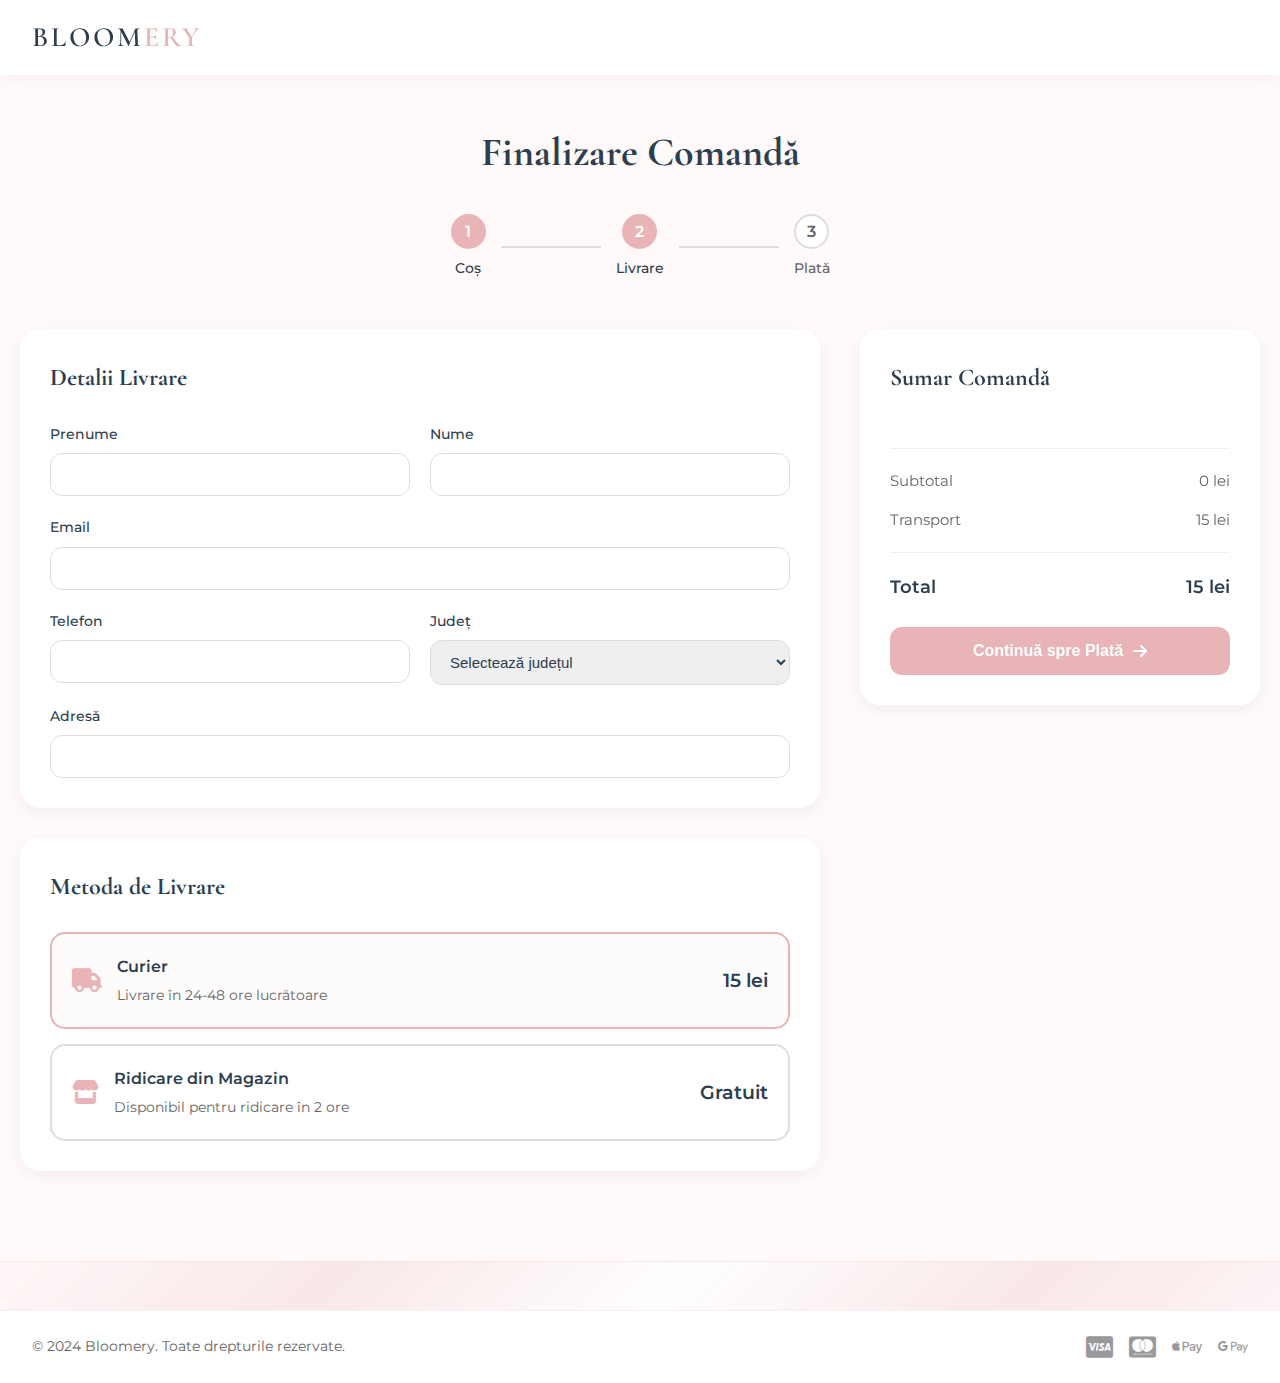
<file: checkout.html>
<!DOCTYPE html>
<html lang="ro">
<head>
    <meta charset="UTF-8">
    <meta name="viewport" content="width=device-width, initial-scale=1.0">
    <title>Finalizare Comandă | Bloomery</title>
    <!-- CSS Files -->
    <link rel="stylesheet" href="./css/style.css">
    <link rel="stylesheet" href="./css/responsive.css">
    <link rel="stylesheet" href="./css/checkout.css">
    <!-- Font Awesome -->
    <link rel="stylesheet" href="https://cdnjs.cloudflare.com/ajax/libs/font-awesome/6.0.0/css/all.min.css">
    <!-- Google Fonts -->
    <link rel="preconnect" href="https://fonts.googleapis.com">
    <link rel="preconnect" href="https://fonts.gstatic.com" crossorigin>
    <link href="https://fonts.googleapis.com/css2?family=Cormorant+Garamond:wght@400;500;600;700&family=Montserrat:wght@300;400;500;600;700&display=swap" rel="stylesheet">
</head>
<body>
    <header class="header">
        <div class="main-header">
            <div class="container">
                <div class="logo">
                    <a href="./index.html">
                        <i class="fas fa-flower"></i>
                        <span class="logo-text">BLOOM<span class="accent">ERY</span></span>
                    </a>
                </div>
            </div>
        </div>
    </header>

    <main class="checkout-page">
        <div class="container">
            <div class="checkout-header">
                <h1>Finalizare Comandă</h1>
                <div class="checkout-steps">
                    <div class="step active">
                        <span class="step-number">1</span>
                        <span class="step-text">Coș</span>
                    </div>
                    <div class="step-line"></div>
                    <div class="step active">
                        <span class="step-number">2</span>
                        <span class="step-text">Livrare</span>
                    </div>
                    <div class="step-line"></div>
                    <div class="step">
                        <span class="step-number">3</span>
                        <span class="step-text">Plată</span>
                    </div>
                </div>
            </div>

            <div class="checkout-grid">
                <div class="checkout-form-section">
                    <form id="checkoutForm">
                        <div class="form-section">
                            <h2>Detalii Livrare</h2>
                            <div class="form-grid">
                                <div class="form-group">
                                    <label for="firstName">Prenume</label>
                                    <input type="text" id="firstName" name="firstName" required>
                                </div>
                                <div class="form-group">
                                    <label for="lastName">Nume</label>
                                    <input type="text" id="lastName" name="lastName" required>
                                </div>
                                <div class="form-group full-width">
                                    <label for="email">Email</label>
                                    <input type="email" id="email" name="email" required>
                                </div>
                                <div class="form-group">
                                    <label for="phone">Telefon</label>
                                    <input type="tel" id="phone" name="phone" required>
                                </div>
                                <div class="form-group">
                                    <label for="county">Județ</label>
                                    <select id="county" name="county" required>
                                        <option value="">Selectează județul</option>
                                        <option value="bucuresti">București</option>
                                        <option value="cluj">Cluj</option>
                                        <option value="iasi">Iași</option>
                                    </select>
                                </div>
                                <div class="form-group full-width">
                                    <label for="address">Adresă</label>
                                    <input type="text" id="address" name="address" required>
                                </div>
                            </div>
                        </div>

                        <div class="form-section">
                            <h2>Metoda de Livrare</h2>
                            <div class="delivery-options">
                                <label class="delivery-option">
                                    <input type="radio" name="delivery" value="courier" checked>
                                    <div class="option-content">
                                        <div class="option-header">
                                            <i class="fas fa-truck"></i>
                                            <div class="option-text">
                                                <h3>Curier</h3>
                                                <p>Livrare în 24-48 ore lucrătoare</p>
                                            </div>
                                        </div>
                                        <span class="price">15 lei</span>
                                    </div>
                                </label>
                                <label class="delivery-option">
                                    <input type="radio" name="delivery" value="pickup">
                                    <div class="option-content">
                                        <div class="option-header">
                                            <i class="fas fa-store"></i>
                                            <div class="option-text">
                                                <h3>Ridicare din Magazin</h3>
                                                <p>Disponibil pentru ridicare în 2 ore</p>
                                            </div>
                                        </div>
                                        <span class="price">Gratuit</span>
                                    </div>
                                </label>
                            </div>
                        </div>
                    </form>
                </div>

                <div class="order-summary">
                    <div class="summary-card">
                        <h2>Sumar Comandă</h2>
                        <div class="cart-items">
                            <!-- Cart items will be dynamically added here -->
                        </div>
                        <div class="summary-totals">
                            <div class="summary-row">
                                <span>Subtotal</span>
                                <span class="subtotal">0 lei</span>
                            </div>
                            <div class="summary-row">
                                <span>Transport</span>
                                <span class="shipping">15 lei</span>
                            </div>
                            <div class="summary-row total">
                                <span>Total</span>
                                <span class="total-amount">0 lei</span>
                            </div>
                        </div>
                        <button type="submit" class="checkout-btn">
                            Continuă spre Plată
                            <i class="fas fa-arrow-right"></i>
                        </button>
                    </div>
                </div>
            </div>
        </div>
    </main>

    <footer class="footer">
        <div class="footer-bottom">
            <div class="footer-bottom-content">
                <p>&copy; 2024 Bloomery. Toate drepturile rezervate.</p>
                <div class="payment-methods">
                    <i class="fab fa-cc-visa"></i>
                    <i class="fab fa-cc-mastercard"></i>
                    <i class="fab fa-apple-pay"></i>
                    <i class="fab fa-google-pay"></i>
                </div>
            </div>
        </div>
    </footer>

    <script src="./js/checkout.js"></script>
</body>
</html>
</file>
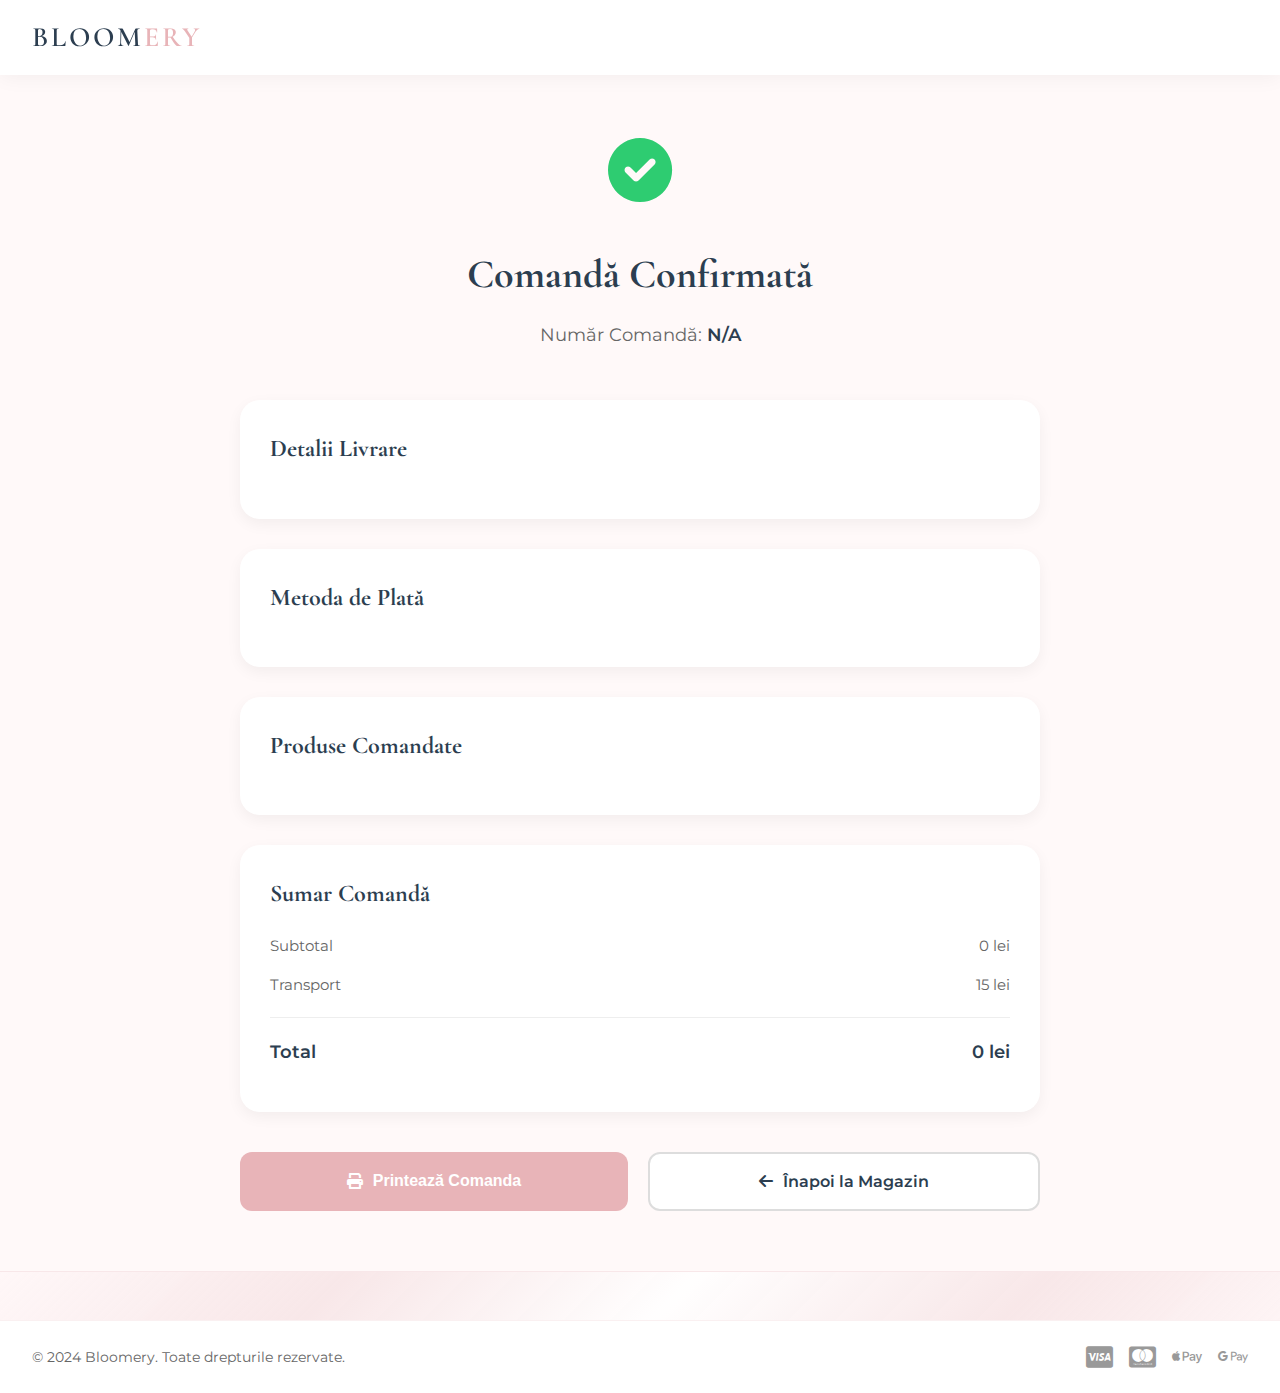
<file: order-confirmation.html>
<!DOCTYPE html>
<html lang="ro">
<head>
    <meta charset="UTF-8">
    <meta name="viewport" content="width=device-width, initial-scale=1.0">
    <title>Confirmare Comandă | Bloomery</title>
    <!-- CSS Files -->
    <link rel="stylesheet" href="./css/style.css">
    <link rel="stylesheet" href="./css/responsive.css">
    <link rel="stylesheet" href="./css/checkout.css">
    <link rel="stylesheet" href="./css/order-confirmation.css">
    <!-- Font Awesome -->
    <link rel="stylesheet" href="https://cdnjs.cloudflare.com/ajax/libs/font-awesome/6.0.0/css/all.min.css">
    <!-- Google Fonts -->
    <link rel="preconnect" href="https://fonts.googleapis.com">
    <link rel="preconnect" href="https://fonts.gstatic.com" crossorigin>
    <link href="https://fonts.googleapis.com/css2?family=Cormorant+Garamond:wght@400;500;600;700&family=Montserrat:wght@300;400;500;600;700&display=swap" rel="stylesheet">
</head>
<body>
    <header class="header">
        <div class="main-header">
            <div class="container">
                <div class="logo">
                    <a href="./index.html">
                        <i class="fas fa-flower"></i>
                        <span class="logo-text">BLOOM<span class="accent">ERY</span></span>
                    </a>
                </div>
            </div>
        </div>
    </header>

    <main class="confirmation-page">
        <div class="container">
            <div class="confirmation-header">
                <div class="success-icon">
                    <i class="fas fa-check-circle"></i>
                </div>
                <h1>Comandă Confirmată</h1>
                <p class="order-number">Număr Comandă: <span id="orderNumber">ORD-2024-001</span></p>
            </div>

            <div class="confirmation-content">
                <div class="order-details">
                    <div class="detail-section">
                        <h2>Detalii Livrare</h2>
                        <div class="detail-content" id="deliveryDetails">
                            <!-- Will be filled by JavaScript -->
                        </div>
                    </div>

                    <div class="detail-section">
                        <h2>Metoda de Plată</h2>
                        <div class="detail-content" id="paymentDetails">
                            <!-- Will be filled by JavaScript -->
                        </div>
                    </div>

                    <div class="detail-section">
                        <h2>Produse Comandate</h2>
                        <div class="ordered-items" id="orderedItems">
                            <!-- Will be filled by JavaScript -->
                        </div>
                    </div>

                    <div class="detail-section">
                        <h2>Sumar Comandă</h2>
                        <div class="order-summary">
                            <div class="summary-row">
                                <span>Subtotal</span>
                                <span class="subtotal">0 lei</span>
                            </div>
                            <div class="summary-row">
                                <span>Transport</span>
                                <span class="shipping">15 lei</span>
                            </div>
                            <div class="summary-row total">
                                <span>Total</span>
                                <span class="total-amount">0 lei</span>
                            </div>
                        </div>
                    </div>
                </div>

                <div class="confirmation-actions">
                    <button class="print-order">
                        <i class="fas fa-print"></i>
                        Printează Comanda
                    </button>
                    <a href="./index.html" class="continue-shopping">
                        <i class="fas fa-arrow-left"></i>
                        Înapoi la Magazin
                    </a>
                </div>
            </div>
        </div>
    </main>

    <footer class="footer">
        <div class="footer-bottom">
            <div class="footer-bottom-content">
                <p>&copy; 2024 Bloomery. Toate drepturile rezervate.</p>
                <div class="payment-methods">
                    <i class="fab fa-cc-visa"></i>
                    <i class="fab fa-cc-mastercard"></i>
                    <i class="fab fa-apple-pay"></i>
                    <i class="fab fa-google-pay"></i>
                </div>
            </div>
        </div>
    </footer>

    <script src="./js/order-confirmation.js"></script>
</body>
</html>
</file>
<file: css/style.css>
:root {
    --color-primary: #E8B4B8;
    --color-primary-dark: #D49FA3;
    --color-secondary: #6B8E4E;
    --color-accent: #F4D03F;
    --color-text: #2C3E50;
    --color-text-light: #7F8C8D;
    --color-background: #FFF9F9;
    --font-heading: 'Cormorant Garamond', serif;
    --font-body: 'Montserrat', sans-serif;
    --color-primary-rgb: 232, 180, 184;  /* RGB values for #E8B4B8 */
    --color-secondary-rgb: 107, 142, 78; /* RGB values for #6B8E4E */
}

/* Reset and Base Styles */
html {
    height: 100%;
    scroll-behavior: auto !important;
}

body {
    min-height: 100%;
    overflow-x: hidden;
    font-family: var(--font-body);
    line-height: 1.6;
    color: var(--color-text);
    background-color: var(--color-background);
}

html.lenis {
    height: auto;
}

.lenis.lenis-smooth {
    scroll-behavior: auto;
}

.lenis.lenis-smooth [data-lenis-prevent] {
    overscroll-behavior: contain;
}

.lenis.lenis-stopped {
    overflow: hidden;
}

.lenis.lenis-scrolling iframe {
    pointer-events: none;
}

* {
    margin: 0;
    padding: 0;
    box-sizing: border-box;
}

/* Header Styles */
.main-header {
    padding: 15px 0;
    background-color: rgba(255, 255, 255, 0.98);
    box-shadow: 0 2px 20px rgba(0, 0, 0, 0.05);
    position: fixed;
    width: 100%;
    top: 0;
    z-index: 1000;
    transition: all 0.3s ease;
}

.main-header .container {
    max-width: 1400px;
    margin: 0 auto;
    padding: 0 20px;
    display: flex;
    justify-content: space-between;
    align-items: center;
}

.logo a {
    text-decoration: none;
    display: flex;
    align-items: center;
    gap: 12px;
}

.logo-text {
    font-family: var(--font-heading);
    font-size: 28px;
    font-weight: 600;
    color: var(--color-text);
    letter-spacing: 3px;
}

.logo .accent {
    color: var(--color-primary);
}

.logo i {
    color: var(--color-primary);
    font-size: 24px;
}

.main-nav ul {
    display: flex;
    list-style: none;
    gap: 45px;
}

.main-nav a {
    text-decoration: none;
    color: var(--color-text);
    font-size: 14px;
    font-weight: 500;
    text-transform: uppercase;
    letter-spacing: 1px;
    display: flex;
    align-items: center;
    gap: 8px;
    padding: 8px 0;
    position: relative;
    transition: all 0.3s ease;
}

.main-nav a i {
    color: var(--color-primary);
    font-size: 16px;
    transition: transform 0.3s ease;
}

.main-nav a:hover i {
    transform: translateY(-2px);
}

.main-nav a::after {
    content: '';
    position: absolute;
    bottom: 0;
    left: 0;
    width: 0;
    height: 2px;
    background-color: var(--color-primary);
    transition: width 0.3s ease;
}

.main-nav a:hover {
    color: var(--color-primary);
}

.main-nav a:hover::after {
    width: 100%;
}

.header-actions {
    display: flex;
    align-items: center;
    gap: 25px;
}

.action-icon {
    color: var(--color-text);
    text-decoration: none;
    font-size: 18px;
    position: relative;
    transition: all 0.3s ease;
    padding: 8px;
}

.action-icon:hover {
    color: var(--color-primary);
}

.cart-wrapper {
    position: relative;
}

.cart-count {
    position: absolute;
    top: -5px;
    right: -5px;
    background-color: var(--color-secondary);
    color: white;
    font-size: 11px;
    font-weight: 600;
    height: 20px;
    width: 20px;
    display: flex;
    align-items: center;
    justify-content: center;
    border-radius: 50%;
    transition: transform 0.3s ease;
}

/* Hero Section */
.hero {
    position: relative;
    overflow: hidden;
    will-change: transform;
    height: 100vh;
    display: flex;
    align-items: center;
    justify-content: flex-start;
    padding: 2rem;
    margin-top: 70px;
}

.hero-background {
    position: absolute;
    top: 0;
    left: 0;
    width: 100%;
    height: 100%;
    z-index: 1;
    will-change: transform;
    background-size: cover;
    background-position: center;
}

.mobile-background {
    display: none; /* Hidden by default on desktop */
}

.hero::before {
    content: '';
    position: absolute;
    top: 0;
    left: 0;
    width: 50%;
    height: 100%;
    background: linear-gradient(to right, 
        rgba(0, 0, 0, 0.8) 0%,
        rgba(0, 0, 0, 0.6) 60%,
        transparent 100%
    );
    z-index: 2;
}

.hero-content {
    position: relative;
    z-index: 2;
    will-change: transform;
    max-width: 600px;
    margin-left: 10%;
    padding: 60px;
    color: var(--color-white);
}

.hero-subtitle {
    font-family: var(--font-body);
    font-size: 18px;
    text-transform: uppercase;
    letter-spacing: 3px;
    color: var(--color-primary);
    display: block;
    margin-bottom: 20px;
    text-shadow: 2px 2px 4px rgba(0, 0, 0, 0.5),
                 -1px -1px 0 rgba(0, 0, 0, 0.4),
                 1px -1px 0 rgba(0, 0, 0, 0.4),
                 -1px 1px 0 rgba(0, 0, 0, 0.4),
                 1px 1px 0 rgba(0, 0, 0, 0.4),
                 0 0 15px rgba(0, 0, 0, 0.3),
                 0 0 30px rgba(0, 0, 0, 0.2);
}

@media (max-width: 768px) {
    .hero-subtitle {
        font-size: 16px;
        color: var(--color-primary);
        text-shadow: 2px 2px 4px rgba(0, 0, 0, 0.5),
                    -1px -1px 0 rgba(0, 0, 0, 0.4),
                    1px -1px 0 rgba(0, 0, 0, 0.4),
                    -1px 1px 0 rgba(0, 0, 0, 0.4),
                    1px 1px 0 rgba(0, 0, 0, 0.4),
                    0 0 15px rgba(0, 0, 0, 0.3),
                    0 0 30px rgba(0, 0, 0, 0.2);
    }
}

@media (max-width: 480px) {
    .hero-subtitle {
        font-size: 14px;
        color: var(--color-primary);
        text-shadow: 2px 2px 4px rgba(0, 0, 0, 0.5),
                    -1px -1px 0 rgba(0, 0, 0, 0.4),
                    1px -1px 0 rgba(0, 0, 0, 0.4),
                    -1px 1px 0 rgba(0, 0, 0, 0.4),
                    1px 1px 0 rgba(0, 0, 0, 0.4),
                    0 0 15px rgba(0, 0, 0, 0.3),
                    0 0 30px rgba(0, 0, 0, 0.2);
    }
}

.hero h1 {
    font-family: var(--font-heading);
    font-size: 56px;
    font-weight: 700;
    line-height: 1.2;
    margin-bottom: 24px;
    color: white;
}

.hero p {
    font-size: 18px;
    margin-bottom: 40px;
    color: rgba(255, 255, 255, 0.9);
    line-height: 1.8;
}

.hero-buttons {
    display: flex;
    gap: 16px;
    margin-top: 40px;
}

.cta-button {
    display: inline-flex;
    align-items: center;
    justify-content: center;
    padding: 14px 28px;
    font-size: 13px;
    font-weight: 500;
    text-transform: uppercase;
    letter-spacing: 1.5px;
    text-decoration: none;
    border-radius: 30px;
    transition: all 0.4s cubic-bezier(0.165, 0.84, 0.44, 1);
    position: relative;
    overflow: hidden;
}

.cta-button::after {
    content: '';
    position: absolute;
    top: 0;
    left: 0;
    width: 100%;
    height: 100%;
    background: linear-gradient(120deg, rgba(255,255,255,0) 30%, rgba(255,255,255,0.3), rgba(255,255,255,0) 70%);
    transform: translateX(-100%);
    transition: all 0.6s cubic-bezier(0.165, 0.84, 0.44, 1);
}

.cta-button:hover::after {
    transform: translateX(100%);
}

.cta-button.primary {
    background-color: var(--color-primary);
    color: white;
    border: none;
    box-shadow: 0 4px 12px rgba(232, 180, 184, 0.3);
}

.cta-button.secondary {
    background-color: transparent;
    color: white;
    border: 1.5px solid rgba(255, 255, 255, 0.8);
    backdrop-filter: blur(5px);
}

.cta-button:hover {
    transform: translateY(-2px);
}

.cta-button.primary:hover {
    background-color: var(--color-primary-dark);
    box-shadow: 0 6px 15px rgba(232, 180, 184, 0.5);
}

.cta-button.secondary:hover {
    background-color: rgba(255, 255, 255, 0.1);
    border-color: white;
    box-shadow: 0 6px 15px rgba(255, 255, 255, 0.15);
}

.cta-button.primary::before {
    content: '✨';
    margin-right: 8px;
    font-size: 14px;
}

.cta-button.secondary::before {
    content: '🎨';
    margin-right: 8px;
    font-size: 14px;
}

/* Featured Products Section */
.featured-products {
    position: relative;
    padding: 60px 0;
    padding-bottom: 0px;
    overflow: hidden;
    background: linear-gradient(rgba(255, 255, 255, 0.95), rgba(255, 255, 255, 0.95)), url('../product-image/bg.jpeg');
}

.featured-products .container {
    position: relative;
    z-index: 2;
    max-width: 1400px;
    margin: 0 auto;
    padding: 0 10px;
}

.section-header {
    text-align: center;
    margin-bottom: 80px;
    max-width: 800px;
    margin-left: auto;
    margin-right: auto;
}

.section-accent {
    font-family: var(--font-body);
    font-size: 1rem;
    color: var(--color-primary);
    text-transform: uppercase;
    letter-spacing: 3px;
    display: block;
    margin-bottom: 1rem;
}

.section-title {
    font-family: var(--font-heading);
    font-size: 3.5rem;
    font-weight: 600;
    color: var(--color-text);
    margin-bottom: 1rem;
    position: relative;
    display: inline-block;
}

.section-title::after {
    content: '';
    position: absolute;
    bottom: -10px;
    left: 50%;
    transform: translateX(-50%);
    width: 60px;
    height: 2px;
    background: var(--color-primary);
}

.section-subtitle {
    font-family: var(--font-body);
    font-size: 1.2rem;
    color: var(--color-text-light);
    max-width: 600px;
    margin: 1.5rem auto 0;
    line-height: 1.8;
}

.flower-description {
    margin-top: 2.5rem;
    padding: 0 2rem;
}

.flower-description p {
    font-family: var(--font-body);
    font-size: 1.1rem;
    color: var(--color-text);
    line-height: 1.8;
    margin-bottom: 2rem;
}

.flower-quote {
    position: relative;
    padding: 2rem 0;
}

.flower-quote::before,
.flower-quote::after {
    content: '';
    position: absolute;
    width: 100px;
    height: 2px;
    background: linear-gradient(to right, transparent, var(--color-primary), transparent);
    left: 50%;
    transform: translateX(-50%);
}

.flower-quote::before {
    top: 0;
}

.flower-quote::after {
    bottom: 0;
}

.flower-quote span {
    font-family: var(--font-heading);
    font-size: 1.4rem;
    font-style: italic;
    color: var(--color-primary);
    line-height: 1.6;
    display: block;
    max-width: 500px;
    margin: 0 auto;
}

/* Products Grid Styles */
.product-grid {
    display: grid;
    grid-template-columns: repeat(auto-fit, minmax(250px, 1fr));
    gap: 1rem;
    padding: 1rem;
}

.product-card {
    position: relative;
    background: white;
    border-radius: 26px;
    overflow: hidden;
    box-shadow: 0 4px 15px rgba(0, 0, 0, 0.1);
    border: 2px dotted rgba(255, 151, 151, 0.64);
}

.product-link {
    display: block;
    text-decoration: none;
    color: inherit;
    cursor: pointer;
}

.product-image {
    position: relative;
    width: 100%;
    padding-bottom: 100%;
    overflow: hidden;
}

.product-image img {
    position: absolute;
    top: 0;
    left: 0;
    width: 100%;
    height: 100%;
    object-fit: cover;
}

.product-info {
    padding: 20px;
    padding-bottom: 80px; /* Space for the button */
}

.add-to-cart {
    position: absolute;
    bottom: 20px;
    right: 20px;
    display: inline-flex;
    align-items: center;
    gap: 8px;
    background: var(--color-primary);
    color: white;
    border: none;
    padding: 10px 20px;
    border-radius: 25px;
    cursor: pointer;
    font-size: 14px;
    z-index: 2;
}

.add-to-cart i {
    font-size: 16px;
}

.product-title {
    font-family: var(--font-heading);
    font-size: 1.25rem;
    margin-bottom: 8px;
    color: var(--color-text);
}

.product-price {
    font-weight: 600;
    color: var(--color-primary);
    font-size: 1.1rem;
    margin-bottom: 15px;
}

.product-description {
    font-size: 1.1em;
    color: var(--color-text);
    margin-bottom: 15px;
    font-weight: 500;
}

.price-cart {
    display: flex;
    justify-content: space-between;
    align-items: center;
}

.price {
    font-size: 1.2em;
    color: var(--color-primary);
    font-weight: 600;
}

.product-rating {
    display: flex;
    align-items: center;
    gap: 8px;
    margin-bottom: 10px;
}

.stars {
    color: var(--color-accent);
}

.rating-count {
    color: var(--color-text-light);
    font-size: 0.9em;
}

.original-price {
    text-decoration: line-through;
    color: var(--color-text-light);
    font-size: 0.9em;
    margin-right: 8px;
}

.save-amount {
    color: #4CAF50;
    font-size: 0.9em;
    display: block;
}

.availability {
    color: var(--color-text-light);
    font-size: 0.9em;
    display: block;
}

.featured-products-bg {
    position: absolute;
    top: 0;
    left: 0;
    width: 100%;
    height: 100%;
    z-index: 1;
    overflow: hidden;
}

.bg-shape {
    position: absolute;
    border-radius: 50%;
    opacity: 0.05;
}

.shape-1 {
    top: -10%;
    right: -5%;
    width: 500px;
    height: 500px;
    background: var(--color-primary);
    transform: rotate(-15deg);
}

.shape-2 {
    bottom: -15%;
    left: -10%;
    width: 600px;
    height: 600px;
    background: var(--color-primary);
    transform: rotate(20deg);
}

@media (max-width: 768px) {
    .product-grid {
        grid-template-columns: repeat(auto-fit, minmax(250px, 1fr));
        gap: 1rem;
        padding: 1rem;
    }

    .product-info {
        padding: 1.5rem;
    }

    .product-info h3 {
        font-size: 1.3rem;
    }

    .product-description {
        font-size: 0.9rem;
    }

    .price {
        font-size: 1.2rem;
    }

    .add-to-cart {
        padding: 0.8rem 1.5rem;
        font-size: 0.9rem;
    }
    .section-header{
        margin-bottom: 10px;
    }
}

/* Products Section */


.products-section {
    padding: 120px 0 80px;
    background-color: var(--color-background);
}

.products-section .section-header {
    text-align: center;
    margin-bottom: 60px;
}

.products-section .section-accent {
    font-family: var(--font-heading);
    color: var(--color-primary);
    font-size: 20px;
    display: block;
    margin-bottom: 15px;
}

.products-section .section-title {
    font-family: var(--font-heading);
    color: var(--color-text);
    font-size: 42px;
    margin-bottom: 20px;
}

.products-section .section-description {
    color: var(--color-text-light);
    max-width: 600px;
    margin: 0 auto;
    font-size: 16px;
    line-height: 1.6;
}

/* Burger Menu */
.burger-menu {
    display: none;
    background: none;
    border: none;
    cursor: pointer;
    padding: 10px;
    z-index: 1001;
    position: relative;
}

.burger-menu span {
    display: block;
    width: 25px;
    height: 2px;
    background-color: #2C3E50;
    margin: 6px 0;
    transition: all 0.3s ease;
    position: relative;
}

@media (max-width: 768px) {
    .main-header .container {
        display: flex;
        justify-content: space-between;
        align-items: center;
        padding: 0 15px;
    }

    .logo {
        order: 1;
    }

    .burger-menu {
        display: block !important;
        order: 3;
        margin-left: auto;
    }

    .header-actions {
        display: none;
    }

    .main-nav {
        display: none;
        position: fixed;
        top: 0;
        right: -100%;
        width: 100%;
        height: 100vh;
        background-color: white;
        padding: 80px 30px;
        transition: right 0.3s ease;
        z-index: 1001;
    }

    .main-nav.active {
        display: block;
        right: 0;
    }

    .burger-menu.active span:nth-child(1) {
        transform: rotate(45deg) translate(6px, 6px);
    }

    .burger-menu.active span:nth-child(2) {
        opacity: 0;
    }

    .burger-menu.active span:nth-child(3) {
        transform: rotate(-45deg) translate(6px, -6px);
    }
}



/* Cart Message Animation */
.add-to-cart-message {
    position: fixed;
    bottom: 30px;
    left: 50%;
    transform: translateX(-50%);
    background-color: var(--color-primary);
    color: white;
    padding: 12px 24px;
    border-radius: 30px;
    box-shadow: 0 4px 12px rgba(0, 0, 0, 0.15);
    z-index: 1000;
    font-size: 14px;
    font-weight: 500;
    pointer-events: none;
}

/* Updated Flower Care Guide Styles */
.care-guide-section {
    position: relative;
    padding: 100px 0;
    background: linear-gradient(
        135deg,
        rgba(250, 250, 250, 0.95) 0%,
        rgba(189, 189, 189, 0.2) 25%,  /* Light gray */
        rgba(250, 250, 250, 0.9) 50%,
       rgba(77, 148, 156, 0.1) 75%,  /* Teal accent*/
        rgba(250, 250, 250, 0.95) 100%
    );
    overflow: hidden;
    backdrop-filter: blur(10px);
    -webkit-backdrop-filter: blur(10px);
     border: 1px solid rgba(189, 189, 189, 0.3); /* Light gray */
    border-radius: 16px;
     box-shadow: 0 4px 30px rgba(189, 189, 189, 0.2); /* Light gray */
    z-index: 1;
}


.care-guide-section > * {
    position: relative;
    z-index: 1;
}

.care-guide-container {
    position: relative;
    z-index: 2;
    max-width: 1360px;
    margin: 0 auto;
    padding: 0 30px;
}

.care-guide-header {
    text-align: center;
    margin-bottom: 50px;
    position: relative;
    padding: 0 20px;
}

.care-guide-header::before {
    content: '🌹';
    font-size: 24px;
    display: block;
    margin-bottom: 15px;
    animation: float 3s ease-in-out infinite;
}

@keyframes float {
    0%, 100% {
        transform: translateY(0);
    }
    50% {
        transform: translateY(-10px);
    }
}

.care-guide-header h2 {
    font-family: var(--font-heading);
    font-size: 42px;
    color: #2C3E50;
    margin: 0 0 20px;
    position: relative;
    display: inline-block;
 
    font-weight: 800;
}

.care-guide-header h2::after {
    content: '';
    position: absolute;
    bottom: -10px;
    left: 50%;
    transform: translateX(-50%);
    width: 80px;
    height: 3px;
    background: var(--color-primary);
    border-radius: 2px;
}

.care-guide-header p {
    font-size: 20px;
    line-height: 1.6;
    color: var(--color-text-light);
    max-width: 900px;
    margin: 0 auto;
    padding-top: 20px;

    font-weight: 400;
}

@media (max-width: 768px) {

    .care-guide-section{
        padding-top: 70px;
    }
    .care-guide-header h2 {
        font-size: 32px;
    }
    
    .care-guides-grid {
        grid-template-columns: 1fr;
        gap: 30px;
    }

    .care-guide-item {
        margin-bottom: 20px;
    }

    .care-guide-image {
        height: 370px;
    }

    .care-guide-header p{
        font-size: 16px;
    }
}

.care-guides-grid {
    display: grid;
    grid-template-columns: repeat(auto-fit, minmax(350px, 1fr));
    gap: 20px;
    margin-bottom: 60px;
    padding: 10px;
}

.care-guides-grid:hover .care-guide-item:not(:hover) {
    filter: blur(2px);
    transform: scale(0.95);
    opacity: 0.8;
}

.care-guide-item {
    background: rgba(255, 255, 255, 0.1);
    border-radius: 26px;
    overflow: hidden;
    border: 1px solid rgba(255, 151, 151, 0.64);
    box-shadow: 0 12px 20px rgba(0, 0, 0, 0.3);
    transition: all 0.5s cubic-bezier(0.4, 0, 0.2, 1);
    transform-origin: center;
    position: relative;
    z-index: 1;
}

.care-guide-item:hover {
    transform: scale(1.02);
    box-shadow: 0 15px 30px rgba(0, 0, 0, 0.4);
    z-index: 2;
}

.care-guide-item,
.care-guide-image,
.care-guide-title,
.care-guide-content {
    transition: all 0.5s cubic-bezier(0.4, 0, 0.2, 1);
}

.care-guide-image {
    width: 100%;
    height: 450px;
    object-fit: cover;
    display: block;
}

.care-guide-content {
    max-height: 0;
    opacity: 0;
    overflow: hidden;
    padding: 0 25px;
    background-color: rgba(255, 255, 255, 0.95);
    transition: all 0.3s ease;
}

.care-guide-content.active {
    max-height: 800px;
    opacity: 1;
    padding: 25px;
}

.care-guide-content ul {
    list-style: none;
    padding: 0;
    margin: 0 0 20px 0;
}

.care-guide-content li {
    margin-bottom: 12px;
    padding-left: 25px;
    position: relative;
    color: #333;
    opacity: 0;
    transform: translateY(20px);
    transition: all 0.4s cubic-bezier(0.4, 0, 0.2, 1);
    transition-delay: calc(var(--item-index, 0) * 0.1s);
}

.care-guide-content.active li {
    opacity: 1;
    transform: translateY(0);
}

.toggle-icon {
    color: var(--color-primary);
    font-size: 20px;
    transition: transform 0.4s cubic-bezier(0.4, 0, 0.2, 1);
    text-shadow: 1px 1px 2px rgba(0, 0, 0, 0.4);
}

.toggle-icon.fa-minus {
    transform: rotate(180deg);
}

.care-guide-title {
    display: flex;
    justify-content: space-between;
    align-items: center;
    padding: 12px 15px;
    cursor: pointer;
    background: rgba(255, 255, 255, 0.1);
    backdrop-filter: blur(5px);
    border-bottom: 1px solid rgba(255, 255, 255, 0.1);
}

.download-guide {
    display: inline-block;
    padding: 12px 24px;
    background-color: var(--color-primary);
    color: white;
    text-decoration: none;
    border-radius: 6px;
    transition: all 0.3s ease;
    font-weight: 500;
    text-align: center;
}

.download-guide:hover {
    background-color: var(--color-primary-dark);
    transform: translateY(-2px);
}

@media (max-width: 768px) {
    .care-guides-grid {
        grid-template-columns: 1fr;
    }
    
    .care-guide-item {
        max-width: 100%;
        margin: 0 auto;
    }

    .care-guide-image {
        height: 300px;
        object-fit: cover;
        width: 100%;
    }

    .care-guide-title {
        padding: 15px 20px;
    }

    .care-guide-content {
        padding: 0 20px;
    }

    .care-guide-content.active {
        padding: 20px;
    }

    .care-guide-content li {
        font-size: 16px;
        margin-bottom: 10px;
    }

    .download-guide {
        width: 100%;
        text-align: center;
        padding: 12px 20px;
        margin-top: 15px;
    }
}

/* Updated FAQ Styles */
.care-faq {
    max-width: 800px;
    margin: 0 auto;
    padding: 0 20px;
}

.care-faq h3 {
    font-family: var(--font-heading);
    font-size: 46px;
    color: #2C3E50;
    text-align: center;
    margin-bottom: 40px;

                 font-weight: 800;
}

.faq-item {
    background: white;
    border-radius: 16px;
    box-shadow: 0 2px 10px rgba(0, 0, 0, 0.05);
    margin-bottom: 15px;
    overflow: hidden;
    border: 1px dotted rgba(255, 151, 151, 0.64);
}

.faq-item:hover {
    box-shadow: 0 4px 15px rgba(0, 0, 0, 0.1);
}

.faq-question {
    position: relative;
    padding: 20px 50px 20px 20px;
    cursor: pointer;
    font-weight: 600;
    color: var(--color-text);
    transition: all 0.3s ease;
}

.faq-question::after {
    content: '+';
    position: absolute;
    right: 20px;
    top: 50%;
    transform: translateY(-50%);
    font-size: 24px;
    color: var(--color-primary);
    transition: transform 0.4s cubic-bezier(0.4, 0, 0.2, 1);
}

.faq-item.active .faq-question::after {
    transform: translateY(-50%) rotate(45deg);
}

.faq-answer {
    max-height: 0;
    opacity: 0;
    overflow: hidden;
    padding: 0 20px;
    color: rgb(41, 40, 40. 0.7);
    transition: all 0.4s cubic-bezier(0.4, 0, 0.2, 1);
    transform: translateY(-10px);
}

.faq-item.active .faq-answer {
    max-height: 300px;
    opacity: 1;
    padding: 20px;
    transform: translateY(0);
}

@media (max-width: 768px) {
    .care-guide-header h2 {
        font-size: 32px;
    }
    
    .care-guides-grid {
        grid-template-columns: 1fr;
    }
    
    .care-guide-item {
        margin-bottom: 20px;
    }

    .care-guide-image {
        height: 250px;
    }

    .care-faq h3{
        font-family: var(--font-heading);
    font-size: 38px;
    color: #2C3E50;
    text-align: center;
    margin-bottom: 60px;
    line-height: 1.2;

                 font-weight: 700;
    }
}

/* Footer Styles */
.footer {
    position: relative;
    background: rgba(255, 255, 255, 0.7);
    backdrop-filter: blur(10px);
    -webkit-backdrop-filter: blur(10px);
    border-top: 1px solid rgba(232, 180, 184, 0.3);
    padding-top: 3rem;
}

.footer::before {
    content: '';
    position: absolute;
    top: 0;
    left: 0;
    right: 0;
    bottom: 0;
    background: linear-gradient(
        135deg,
        rgba(255, 245, 246, 0.8) 0%,
        rgba(232, 180, 184, 0.3) 25%,
        rgba(255, 255, 255, 0.4) 50%,
        rgba(232, 180, 184, 0.3) 75%,
        rgba(255, 245, 246, 0.8) 100%
    );
    z-index: -1;
}

.footer-content {
    position: relative;
    z-index: 1;
    max-width: 1400px;
    margin: 0 auto;
    padding: 0 2rem;
}

.footer-top {
    display: grid;
    grid-template-columns: repeat(4, 1fr);
    gap: 3rem;
    margin-bottom: 3rem;
}

.footer-section h3 {
    color: #2c1810;
    font-size: 1.2rem;
    margin-bottom: 1.5rem;
    font-weight: 600;
    position: relative;
    padding-bottom: 0.5rem;
}

.footer-section h3::after {
    content: '';
    position: absolute;
    left: 0;
    bottom: 0;
    width: 30px;
    height: 2px;
    background: #E8B4B8;
}

.footer-section ul {
    list-style: none;
    padding: 0;
    margin: 0;
}

.footer-section ul li {
    margin-bottom: 1rem;
}

.footer-section a {
    color: #2c1810;
    text-decoration: none;
    transition: color 0.3s ease;
}

.footer-section a:hover {
    color: #E8B4B8;
}

.newsletter {
    background: rgba(255, 255, 255, 0.8);
    backdrop-filter: blur(5px);
    -webkit-backdrop-filter: blur(5px);
    border: 1px solid rgba(232, 180, 184, 0.2);
    box-shadow: 0 4px 30px rgba(232, 180, 184, 0.1);
}

.footer-bottom {
    position: relative;
    background: rgba(255, 255, 255, 0.9);
    backdrop-filter: blur(10px);
    -webkit-backdrop-filter: blur(10px);
    border-top: 1px solid rgba(232, 180, 184, 0.2);
}

.social-icon {
    background: rgba(255, 255, 255, 0.8);
    backdrop-filter: blur(5px);
    -webkit-backdrop-filter: blur(5px);
    border: 1px solid rgba(232, 180, 184, 0.2);
    box-shadow: 0 4px 15px rgba(232, 180, 184, 0.1);
}

.social-icon:hover {
    background: rgba(232, 180, 184, 0.9);
    transform: translateY(-3px);
    box-shadow: 0 6px 20px rgba(232, 180, 184, 0.2);
}

.newsletter-form input {
    background: rgba(255, 255, 255, 0.9);
    backdrop-filter: blur(5px);
    -webkit-backdrop-filter: blur(5px);
}

.newsletter-form button {
    background: rgba(232, 180, 184, 0.9);
    backdrop-filter: blur(5px);
    -webkit-backdrop-filter: blur(5px);
    box-shadow: 0 4px 15px rgba(232, 180, 184, 0.1);
}

.newsletter-form button:hover {
    background: rgba(232, 180, 184, 1);
    box-shadow: 0 6px 20px rgba(232, 180, 184, 0.2);
}

/* Contact Section */
.contact-section ul li {
    display: flex;
    align-items: flex-start;
    gap: 1rem;
}

.contact-section i {
    color: #E8B4B8;
    font-size: 1.2rem;
    margin-top: 0.3rem;
}

.contact-section div {
    display: flex;
    flex-direction: column;
}

.contact-section span {
    font-size: 0.85rem;
    color: #999;
}

/* Schedule Section */
.schedule-list li {
    display: flex;
    justify-content: space-between;
    align-items: center;
    padding: 0.5rem 0;
    border-bottom: 1px dashed rgba(232, 180, 184, 0.2);
}

.schedule-list .day {
    color: #666;
}

.schedule-list .hours {
    color: #2c1810;
    font-weight: 500;
}

/* Social Section */
.social-icons {
    display: flex;
    gap: 1rem;
    margin-bottom: 2rem;
}

.social-icon {
    display: flex;
    align-items: center;
    justify-content: center;
    width: 40px;
    height: 40px;
    border-radius: 50%;
    background: white;
    color: #E8B4B8;
    border: 1px solid rgba(232, 180, 184, 0.2);
    transition: all 0.3s ease;
}

.social-icon:hover {
    background: #E8B4B8;
    color: white;
    transform: translateY(-3px);
    box-shadow: 0 5px 15px rgba(232, 180, 184, 0.3);
}

/* Newsletter */
.newsletter {
    background: white;
    padding: 1.5rem;
    border-radius: 12px;
    box-shadow: 0 4px 6px rgba(0, 0, 0, 0.05);
}

.newsletter h4 {
    color: #2c1810;
    margin-bottom: 0.5rem;
}

.newsletter p {
    color: #666;
    font-size: 0.9rem;
    margin-bottom: 1rem;
}

.newsletter-form {
    display: flex;
    gap: 0.5rem;
}

.newsletter-form input {
    flex: 1;
    padding: 0.8rem 1rem;
    border: 1px solid rgba(232, 180, 184, 0.2);
    border-radius: 8px;
    outline: none;
    transition: all 0.3s ease;
}

.newsletter-form input:focus {
    border-color: #E8B4B8;
    box-shadow: 0 0 0 3px rgba(232, 180, 184, 0.1);
}

.newsletter-form button {
    background: #E8B4B8;
    color: white;
    border: none;
    padding: 0.8rem 1.2rem;
    border-radius: 8px;
    cursor: pointer;
    transition: all 0.3s ease;
}

.newsletter-form button:hover {
    background: #d19599;
    transform: translateY(-2px);
}

/* Footer Bottom */
.footer-bottom {
    border-top: 1px solid rgba(232, 180, 184, 0.2);
    padding: 1.5rem 0;
    background: white;
}

.footer-bottom-content {
    max-width: 1400px;
    margin: 0 auto;
    padding: 0 2rem;
    display: flex;
    justify-content: space-between;
    align-items: center;
}

.footer-bottom p {
    color: #666;
    font-size: 0.9rem;
}

.payment-methods {
    display: flex;
    gap: 1rem;
    color: #999;
    font-size: 1.5rem;
}

@media (max-width: 1200px) {
    .footer-top {
        grid-template-columns: repeat(2, 1fr);
    }
}

@media (max-width: 768px) {
    .footer-top {
        grid-template-columns: 1fr;
    }
    
    .footer-bottom-content {
        flex-direction: column;
        gap: 1rem;
        text-align: center;
    }
}

/* Responsive Footer */
@media (max-width: 992px) {
    .footer-top {
        grid-template-columns: repeat(2, 1fr);
    }
}

@media (max-width: 576px) {
    .footer-top {
        grid-template-columns: 1fr;
    }

    .newsletter-form {
        flex-direction: column;
    }
}

/* Mobile-specific styles for the "Add to Cart" button */
@media screen and (max-width: 768px) {
    .product-card {
        padding-bottom: 15px; /* Add some space at bottom of card */
    }

    .product-card .add-to-cart {
        width: 90%; /* Make button slightly narrower than card */
        margin: 10px auto; /* Center the button and add vertical space */
        padding: 12px 15px; /* Increase padding for better touch target */
        font-size: 14px; /* Slightly larger font for mobile */
        border-radius: 25px; /* More rounded corners */
        bottom: 10px; /* Position from bottom */
        left: 50%; /* Center horizontally */
        transform: translateX(-50%); /* Perfect centering */
        white-space: nowrap; /* Prevent text wrapping */
        display: flex;
        align-items: center;
        justify-content: center;
        background-color: #e8b4b8;
        color: white;
        border: none;
        transition: all 0.3s ease;
    }

    .product-card .add-to-cart:hover {
        background-color: #d49ea2;
        transform: translateX(-50%) scale(1.02);
    }

    .product-card .product-info {
        padding-bottom: 60px; /* Make room for the button */
    }

    .product-card .price {
        margin-bottom: 5px; /* Adjust price spacing */
        font-size: 16px; /* Slightly larger price for mobile */
    }
}    

/* Base Container Styles */
.container {
    max-width: 1400px;
    margin: 0 auto;
    padding: 0 20px;
    width: 100%;
}



/* News Gallery Modern Styles */
.news-gallery-section {
    padding: 6rem 0;
    background: linear-gradient(to bottom, #fff5f6, #fff);
}

.news-gallery-header {
    text-align: center;
    margin-bottom: 4rem;
}

.news-gallery-accent {
    display: inline-block;
    position: relative;
    margin-bottom: 1rem;
}

.news-gallery-accent span {
    color: var(--color-primary);
    font-family: var(--font-heading);
    font-size: 1.2rem;
    position: relative;
    padding: 0 1rem;
}

.news-gallery-accent span::before,
.news-gallery-accent span::after {
    content: '';
    position: absolute;
    top: 50%;
    width: 30px;
    height: 1px;
    background: var(--color-primary);
    transform: translateY(-50%);
}

.news-gallery-accent span::before {
    right: 100%;
}

.news-gallery-accent span::after {
    left: 100%;
}

.news-gallery-title {
    font-family: var(--font-heading);
    font-size: 2.5rem;
    color: var(--color-text);
    margin-bottom: 1rem;
}

.news-gallery-desc {
    color: var(--color-text-light);
    max-width: 600px;
    margin: 0 auto;
}

.news-gallery-grid {
    display: grid;
    grid-template-columns: repeat(3, 1fr);
    gap: 2rem;
    padding: 1rem;
}

.news-gallery-item {
    position: relative;
    border-radius: 20px;
    overflow: hidden;
    background: white;
    box-shadow: 0 10px 30px rgba(0, 0, 0, 0.1);
    transition: all 0.5s cubic-bezier(0.4, 0, 0.2, 1);
}

.news-gallery-item:hover {
    transform: translateY(-10px);
    box-shadow: 0 20px 40px rgba(232, 180, 184, 0.3);
}

.news-gallery-large {
    grid-column: span 2;
}

.news-gallery-vertical {
    grid-row: span 2;
}

.news-gallery-inner {
    height: 100%;
}

.news-gallery-image {
    position: relative;
    height: 100%;
}

.news-gallery-vertical .news-gallery-image {
    aspect-ratio: 3/4;
}

.news-gallery-image img {
    width: 100%;
    height: 100%;
    object-fit: cover;
    transition: transform 0.8s cubic-bezier(0.4, 0, 0.2, 1);
}

.news-gallery-item:hover .news-gallery-image img {
    transform: scale(1.1) rotate(2deg);
}

.news-gallery-price {
    position: absolute;
    top: 1rem;
    right: 1rem;
    background: rgba(255, 255, 255, 0.9);
    padding: 0.5rem 1rem;
    border-radius: 25px;
    font-weight: 600;
    color: var(--color-primary);
    backdrop-filter: blur(5px);
    box-shadow: 0 4px 15px rgba(0, 0, 0, 0.1);
    transform: translateY(-20px);
    opacity: 0;
    transition: all 0.4s ease;
}

.news-gallery-item:hover .news-gallery-price {
    transform: translateY(0);
    opacity: 1;
}

.news-gallery-content {
    position: absolute;
    bottom: 0;
    left: 0;
    right: 0;
    padding: 2rem;
    background: linear-gradient(
        to top,
        rgba(255, 255, 255, 0.95) 0%,
        rgba(255, 255, 255, 0.8) 60%,
        transparent 100%
    );
    transform: translateY(100px);
    opacity: 0;
    transition: all 0.5s cubic-bezier(0.4, 0, 0.2, 1);
    backdrop-filter: blur(5px);
}

.news-gallery-item:hover .news-gallery-content {
    transform: translateY(0);
    opacity: 1;
}

.news-gallery-info h3 {
    font-family: var(--font-heading);
    color: var(--color-text);
    font-size: 1.3rem;
    margin-bottom: 0.5rem;
}

.news-gallery-info p {
    color: var(--color-text-light);
    font-size: 0.9rem;
    margin-bottom: 1.5rem;
}

.news-gallery-btn {
    display: inline-flex;
    align-items: center;
    gap: 0.5rem;
    padding: 0.8rem 1.5rem;
    background: var(--color-primary);
    color: white;
    border: none;
    border-radius: 25px;
    font-size: 0.9rem;
    cursor: pointer;
    transition: all 0.3s ease;
    overflow: hidden;
    position: relative;
}

.news-gallery-btn::before {
    content: '';
    position: absolute;
    top: 0;
    left: 0;
    width: 100%;
    height: 100%;
    background: linear-gradient(
        135deg,
        rgba(255, 255, 255, 0.2) 0%,
        rgba(255, 255, 255, 0) 50%,
        rgba(255, 255, 255, 0.2) 100%
    );
    transform: translateX(-100%);
    transition: transform 0.6s ease;
}

.news-gallery-btn:hover::before {
    transform: translateX(100%);
}

.news-gallery-btn:hover {
    background: var(--color-primary-dark);
    transform: translateY(-2px);
    box-shadow: 0 5px 15px rgba(232, 180, 184, 0.3);
}

.news-gallery-btn i {
    transition: transform 0.3s ease;
}

.news-gallery-btn:hover i {
    transform: translateX(5px);
}

@media (max-width: 1200px) {
    .news-gallery-grid {
        grid-template-columns: repeat(2, 1fr);
    }
}

@media (max-width: 768px) {
    .news-gallery-grid {
        grid-template-columns: 1fr;
    }

    .news-gallery-large {
        grid-column: auto;
    }

    .news-gallery-vertical {
        grid-row: auto;
    }

    .news-gallery-image {
        aspect-ratio: 16/9;
    }

    .news-gallery-vertical .news-gallery-image {
        aspect-ratio: 16/9;
    }
}

/* Latest Products Section */
.latest-products-section {
    padding: 80px 0;
    background-color: #fff;
}

.latest-products-header {
    text-align: center;
    margin-bottom: 50px;
}

.latest-products-accent {
    margin-bottom: 20px;
}

.latest-products-accent span {
    color: #ff69b4;
    font-size: 1.2rem;
    font-weight: 600;
    text-transform: uppercase;
}

.latest-products-title {
    font-size: 2.5rem;
    color: #333;
    margin-bottom: 15px;
}

.latest-products-desc {
    color: #666;
    max-width: 600px;
    margin: 0 auto;
}

.latest-products-grid {
   
    display: grid;
    grid-template-columns: repeat(3, 1fr);
    gap: 30px;
}

.latest-products-item {
    position: relative;
    border-radius: 10px;
    overflow: hidden;
    box-shadow: 0 5px 15px rgba(0, 0, 0, 0.1);
    transition: transform 0.3s ease;
}

.latest-products-item:hover {
    transform: translateY(-5px);
}

.latest-products-large {
    grid-column: span 2;
    grid-row: span 2;
}

.latest-products-vertical {
    grid-row: span 2;
}

.latest-products-inner {
    height: 100%;
}

.latest-products-image {
    position: relative;
    height: 100%;
}

.latest-products-image img {
    width: 100%;
    height: 100%;
    object-fit: cover;
}

.latest-products-price {
    position: absolute;
    top: 20px;
    right: 20px;
    background-color: rgba(255, 255, 255, 0.9);
    padding: 8px 15px;
    border-radius: 25px;
    font-weight: 600;
    color: #ff69b4;
}

.latest-products-content {
    position: absolute;
    bottom: 0;
    left: 0;
    right: 0;
    padding: 20px;
    background: linear-gradient(to top, rgba(0, 0, 0, 0.8), transparent);
    color: #fff;
}

.latest-products-info h3 {
    font-size: 1.5rem;
    margin-bottom: 10px;
}

.latest-products-info p {
    font-size: 0.9rem;
    margin-bottom: 15px;
    opacity: 0.9;
}

.latest-products-btn {
    background-color: #ff69b4;
    color: #fff;
    border: none;
    padding: 10px 20px;
    border-radius: 25px;
    cursor: pointer;
    display: inline-flex;
    align-items: center;
    gap: 10px;
    transition: background-color 0.3s ease;
}

.latest-products-btn:hover {
    background-color: #ff4da6;
}

.latest-products-btn i {
    font-size: 0.8rem;
}

/* Responsive Design */
@media (max-width: 992px) {
    .latest-products-grid {
        grid-template-columns: repeat(2, 1fr);
    }
    
    .latest-products-large {
        grid-column: span 2;
        grid-row: span 1;
    }
    
    .latest-products-vertical {
        grid-row: span 1;
    }
}

@media (max-width: 576px) {
    .latest-products-grid {
        grid-template-columns: 1fr;
    }
    
    .latest-products-large,
    .latest-products-vertical {
        grid-column: span 1;
    }
}

/* Testimonials Section Styles */
.testimonials-section {
    padding: 100px 0;
    background-color: var(--color-background);
    overflow: hidden;
    position: relative;
}

.testimonials-section::before {
    content: '';
    position: absolute;
    top: 0;
    left: 0;
    right: 0;
    height: 1px;
    background: linear-gradient(90deg, transparent, var(--color-primary), transparent);
}

.testimonial-container {
    display: flex;
    flex-wrap: wrap;
    justify-content: center;
    gap: 2.5rem;
    margin-top: 4rem;
    perspective: 1000px;
}

.testimonial-card {
    width: 350px;
    background: rgba(255, 255, 255, 0.95);
    border-radius: 20px;
    padding: 2rem;
    box-shadow: 0 15px 35px rgba(0, 0, 0, 0.05),
                0 5px 15px rgba(0, 0, 0, 0.03);
    transition: all 0.5s cubic-bezier(0.4, 0, 0.2, 1);
    position: relative;
    overflow: hidden;
    backdrop-filter: blur(10px);
    transform-style: preserve-3d;
}

.testimonial-card::before {
    content: '';
    position: absolute;
    top: 0;
    left: 0;
    width: 100%;
    height: 100%;
    background: linear-gradient(135deg, 
        rgba(var(--color-primary-rgb), 0.1) 0%,
        rgba(var(--color-secondary-rgb), 0.1) 100%);
    opacity: 0;
    transition: opacity 0.5s ease;
}

.testimonial-card::after {
    content: '"';
    position: absolute;
    top: 1rem;
    right: 1.5rem;
    font-size: 4rem;
    font-family: var(--font-heading);
    color: var(--color-primary);
    opacity: 0.1;
    line-height: 1;
}

.testimonial-card:hover {
    transform: translateY(-10px) rotateX(5deg);
    box-shadow: 0 20px 40px rgba(0, 0, 0, 0.08),
                0 8px 20px rgba(0, 0, 0, 0.05);
}

.testimonial-card:hover::before {
    opacity: 1;
}

.testimonial-header {
    display: flex;
    align-items: center;
    margin-bottom: 1.5rem;
    position: relative;
    z-index: 1;
}

.testimonial-image {
    width: 80px;
    height: 80px;
    border-radius: 50%;
    margin-right: 1.5rem;
    object-fit: cover;
    border: 3px solid var(--color-primary);
    box-shadow: 0 5px 15px rgba(0, 0, 0, 0.1);
    transition: transform 0.3s ease;
}

.testimonial-card:hover .testimonial-image {
    transform: scale(1.1) rotate(-5deg);
}

.testimonial-info {
    flex-grow: 1;
}

.testimonial-info h3 {
    margin: 0;
    font-family: var(--font-heading);
    font-size: 1.4rem;
    color: var(--color-text);
    font-weight: 600;
    margin-bottom: 0.3rem;
}

.testimonial-info p {
    margin: 0;
    font-size: 0.95rem;
    color: var(--color-text-light);
    font-style: italic;
}

.testimonial-quote {
    font-size: 1.05rem;
    line-height: 1.7;
    color: var(--color-text);
    margin: 0;
    position: relative;
    z-index: 1;
    padding-left: 1rem;
    border-left: 3px solid var(--color-primary);
}

.active-testimonial {
    text-align: center;
    margin-top: 4rem;
    padding: 3rem 2rem;
    opacity: 0;
    transform: translateY(20px);
    position: relative;
}

.active-testimonial::before {
    content: '';
    position: absolute;
    top: 0;
    left: 50%;
    transform: translateX(-50%);
    width: 100px;
    height: 3px;
    background: linear-gradient(90deg, transparent, var(--color-primary), transparent);
}

.active-testimonial p {
    font-size: 1.8rem;
    font-family: var(--font-heading);
    color: var(--color-text);
    max-width: 900px;
    margin: 0 auto 1.5rem;
    line-height: 1.8;
    font-style: italic;
}

.active-testimonial .author {
    font-size: 1.1rem;
    color: var(--color-text-light);
    font-family: var(--font-body);
    position: relative;
    display: inline-block;
}

.active-testimonial .author::before,
.active-testimonial .author::after {
    content: '';
    position: absolute;
    top: 50%;
    width: 30px;
    height: 1px;
    background: var(--color-primary);
}

.active-testimonial .author::before {
    right: 100%;
    margin-right: 15px;
}

.active-testimonial .author::after {
    left: 100%;
    margin-left: 15px;
}

@media (max-width: 768px) {
    .testimonials-section {
        padding: 60px 0;
    }

    .testimonial-card {
        width: 100%;
        max-width: 320px;
        padding: 1.5rem;
    }

    .testimonial-image {
        width: 60px;
        height: 60px;
    }

    .testimonial-info h3 {
        font-size: 1.2rem;
    }

    .active-testimonial p {
        font-size: 1.3rem;
    }
}

.exp-services {
    padding: 100px 0;
    background: #0a0a0a;
    color: #fff;
}

.exp-container {
    max-width: 1420px;
    margin: 0 auto;
    padding: 0 40px;
    display: grid;
    grid-template-columns: 400px 1fr;
    gap: 80px;
}

.exp-sidebar {
    position: sticky;
    top: 100px;
    height: fit-content;
}

.exp-badge {
    display: inline-block;
    padding: 8px 16px;
    background: rgba(255,255,255,0.05);
    border-radius: 100px;
    font-size: 12px;
    text-transform: uppercase;
    letter-spacing: 2px;
    margin-bottom: 30px;
}

.exp-title {
    font-size: 64px;
    line-height: 1.1;
    margin-bottom: 30px;
    font-weight: 300;
    background: linear-gradient(45deg, #fff, rgba(255,255,255,0.5));
    -webkit-background-clip: text;
    -webkit-text-fill-color: transparent;
}

.exp-desc {
    color: rgba(255,255,255,0.6);
    margin-bottom: 60px;
    font-size: 18px;
    line-height: 1.6;
}

.exp-tabs {
    display: flex;
    flex-direction: column;
    gap: 20px;
}

.exp-tab {
    display: flex;
    align-items: center;
    gap: 20px;
    background: none;
    border: none;
    color: rgba(255,255,255,0.4);
    cursor: pointer;
    padding: 15px 0;
    text-align: left;
    transition: all 0.3s ease;
}

.exp-tab.active {
    color: #fff;
}

.exp-tab-num {
    font-size: 14px;
    opacity: 0.5;
}

.exp-tab-text {
    font-size: 18px;
    font-weight: 300;
}

.exp-panel {
    display: none;
    opacity: 0;
    transition: opacity 0.3s ease;
}

.exp-panel.active {
    display: block;
    opacity: 1;
}

.exp-panel-title {
    font-size: 32px;
    margin-bottom: 40px;
    font-weight: 300;
}

.exp-panel-grid {
    display: grid;
    grid-template-columns: 1fr 1fr;
    gap: 60px;
    margin-bottom: 40px;
}

.exp-info {
    display: grid;
    gap: 40px;
}

.exp-info-block h4 {
    color: rgba(255,255,255,0.4);
    text-transform: uppercase;
    font-size: 14px;
    letter-spacing: 2px;
    margin-bottom: 20px;
}

.exp-list {
    list-style: none;
}

.exp-list li {
    margin-bottom: 15px;
    padding-left: 20px;
    position: relative;
}

.exp-list li::before {
    content: "";
    position: absolute;
    left: 0;
    top: 50%;
    width: 6px;
    height: 6px;
    background: #fff;
    border-radius: 50%;
    transform: translateY(-50%);
}

.exp-gallery {
    display: grid;
    grid-template-columns: 4fr;
    gap: 20px;
}

.exp-image-main,
.exp-image-side {
    position: relative;
    overflow: hidden;
    border-radius: 20px;
}

.exp-image-main img,
.exp-image-side img {
    width: 100%;
    height: 100%;
    object-fit: cover;
    transition: transform 0.5s ease;
    border-radius: 20px;
    border: 1px solid rgba(255,255,255,0.2);
}

.exp-image-main:hover img,
.exp-image-side:hover img {
    transform: scale(1.1);
}

.exp-cta {
    display: inline-flex;
    align-items: center;
    gap: 15px;
    color: #fff;
    text-decoration: none;
    font-size: 14px;
    text-transform: uppercase;
    letter-spacing: 2px;
}

.exp-cta-icon {
    transition: transform 0.3s ease;
}

.exp-cta:hover .exp-cta-icon {
    transform: translateX(10px);
}

@media (max-width: 1200px) {
    .exp-container {
        grid-template-columns: 1fr;
    }
    
    .exp-sidebar {
        position: relative;
        top: 0;
    }
    
    .exp-tabs {
        flex-direction: row;
        flex-wrap: wrap;
    }
}

@media (max-width: 768px) {
    .exp-panel-grid {
        grid-template-columns: 1fr;
    }
    
    .exp-title {
        font-size: 48px;
    }
    
    .exp-gallery {
        grid-template-columns: 1fr;
    }
}

.exp-image-main,
.exp-image-side {
    position: relative;
    overflow: hidden;
    border-radius: 4px;
}

.exp-image-main img,
.exp-image-side img {
    width: 100%;
    height: 100%;
    object-fit: cover;
    transition: transform 0.5s ease;
}

/* Custom Scrollbar Styling */
::-webkit-scrollbar {
    width: 8px;
}

::-webkit-scrollbar-track {
    background: rgba(var(--color-primary-rgb), 0.1);
}

::-webkit-scrollbar-thumb {
    background: var(--color-primary);
    border-radius: 4px;
}

::-webkit-scrollbar-thumb:hover {
    background: var(--color-primary-dark);
}

/* Firefox scrollbar */
* {
    scrollbar-width: thin;
    scrollbar-color: var(--color-primary) rgba(var(--color-primary-rgb), 0.1);
}
</file>
<file: css/responsive.css>
/* Responsive Styles */

/* Burger Menu Styles */
.burger-menu {
    display: none;
}

/* Desktop Styles (above 768px) */
@media screen and (min-width: 769px) {
    .mobile-nav-actions {
        display: none;
    }

    .main-nav {
        display: flex !important;
        position: static;
        background: none;
        padding: 0;
        height: auto;
    }

    .main-nav ul {
        flex-direction: row;
        margin: 0;
        padding: 0;
    }

    .main-nav ul li {
        opacity: 1;
        transform: none;
        animation: none;
        width: auto;
    }

    .main-nav ul li a {
        color: inherit;
        font-size: inherit;
        padding: inherit;
    }

    .main-nav ul li a:hover {
        transform: none;
    }
}

/* Tablets and smaller desktops */
@media screen and (max-width: 1024px) {
    .container {
        padding: 0 20px;
        max-width: 100%;
    }

    .main-nav ul {
        gap: 25px;
    }

    .main-nav a {
        font-size: 13px;
    }

    .hero-content {
        max-width: 600px;
        margin: 0 auto;
        padding: 0 20px;
    }

    .hero h1 {
        font-size: 36px;
    }

    .hero p {
        font-size: 16px;
        max-width: 80%;
    }
}

/* Mobile Styles */
@media screen and (max-width: 768px) {
    /* Header styles */
    .header {
        position: fixed;
        top: 0;
        left: 0;
        width: 100%;
        background: rgba(255, 255, 255, 0.98);
        backdrop-filter: blur(10px);
        -webkit-backdrop-filter: blur(10px);
        height: 70px;
        z-index: 1000;
        box-shadow: 0 2px 20px rgba(0, 0, 0, 0.05);
    }

    .main-header {
        height: 100%;
        box-shadow: none;
    }

    .main-header .container {
        padding: 0 20px;
        height: 100%;
        display: flex;
        align-items: center;
        justify-content: space-between;
    }

    .logo-text {
        font-size: 22px;
        letter-spacing: 2px;
    }

    /* Hide header actions on mobile */
    .header-actions {
        display: none;
    }

    /* Burger Menu */
    .burger-menu {
        display: flex;
        flex-direction: column;
        justify-content: space-around;
        width: 30px;
        height: 25px;
        background: transparent;
        border: none;
        cursor: pointer;
        padding: 0;
        z-index: 1001;
        position: fixed;
        top: 25px;
        right: 25px;
    }

    .burger-menu span {
        width: 30px;
        height: 2px;
        background: var(--color-text);
        transition: all 0.3s ease;
        position: relative;
        transform-origin: 1px;
    }

    .burger-menu.active span {
        background: #fff;
    }

    .burger-menu.active span:first-child {
        transform: rotate(45deg);
    }

    .burger-menu.active span:nth-child(2) {
        opacity: 0;
    }

    .burger-menu.active span:last-child {
        transform: rotate(-45deg);
    }

    /* Mobile Navigation */
    .main-nav {
        display: none;
        position: fixed;
        top: 0;
        left: 0;
        width: 100%;
        height: 100vh;
        background: rgba(0, 0, 0, 0.95);
        backdrop-filter: blur(10px);
        -webkit-backdrop-filter: blur(10px);
        padding: 0;
        z-index: 999;
        flex-direction: column;
        align-items: center;
        justify-content: center;
    }

    .main-nav.active {
        display: flex;
    }

    .main-nav ul {
        display: flex;
        flex-direction: column;
        align-items: center;
        gap: 35px;
        margin: 0;
        padding: 0;
        list-style: none;
        width: 100%;
    }

    .main-nav ul li {
        width: 100%;
        text-align: center;
    }

    .main-nav ul li a {
        color: #fff;
        font-size: 20px;
        padding: 10px;
        display: flex;
        align-items: center;
        justify-content: center;
        gap: 12px;
        text-decoration: none;
        transition: transform 0.3s ease;
    }

    .main-nav ul li a i {
        font-size: 18px;
    }

    /* Mobile Navigation Actions */
    .mobile-nav-actions {
        position: fixed;
        bottom: 100px;
        left: 0;
        width: 100%;
        display: flex;
        justify-content: center;
        gap: 35px;
    }

    .mobile-nav-actions .action-icon {
        color: #fff;
        font-size: 20px;
        text-decoration: none;
    }

    .mobile-nav-actions .cart-wrapper {
        position: relative;
    }

    .mobile-nav-actions .cart-count {
        position: absolute;
        top: -8px;
        right: -8px;
        background: var(--color-accent);
        color: #fff;
        font-size: 12px;
        width: 18px;
        height: 18px;
        border-radius: 50%;
        display: flex;
        align-items: center;
        justify-content: center;
    }

    /* Hero section */
    .hero {
        height: 100vh;
        margin: 0;
        padding: 0;
        position: relative;
        overflow: hidden;
        display: flex;
        align-items: center;
        justify-content: center;
    }

    .hero::before {
        content: "";
        position: absolute;
        bottom: 0;
        left: 0;
        width: 100%;
        height: 100%;
        background: linear-gradient(to top, 
            rgba(0, 0, 0, 0.6) 0%,
            rgba(0, 0, 0, 0.3) 60%,
            transparent 100%
        );
    }

    .hero-background {
        display: none; /* Hide desktop background on mobile */
    }

    .mobile-background {
        display: block !important; /* Show mobile background */
        position: absolute;
        top: 0;
        left: 0;
        width: 100%;
        height: 100%;
        z-index: 1;
        background-size: cover;
        background-position: center;
    }

    .desktop-hero {
        background-size: cover;
        background-position: center;
        background-repeat: no-repeat;
    }

    .mobile-hero {
        display: none;
    }

    .mobile-hero img {
        width: 100%;
        height: 100%;
        object-fit: cover;
    }

    .hero-content {
        position: relative;
        z-index: 2;
        text-align: center;
        padding: 0 20px;
        margin-top: 30vh;
        transform: translateY(-70%);
        margin-top: 50px;
        max-width: 100%;
        display: flex;
        flex-direction: column;
        align-items: center;
        justify-content: center;
        gap: 15px;
        text-shadow: 0 2px 6px rgba(0, 0, 0, 0.4);
    }

    .hero-content h1,
    .hero-content .mobile-only,
    .hero-content p {
        color: #ffffff !important;
        text-shadow: 2px 2px 8px rgba(0, 0, 0, 0.6), 
                     0 0 15px rgba(0, 0, 0, 0.4);
    }

    .hero-subtitle {
        font-size: 12px;
        text-transform: uppercase;
        letter-spacing: 3px;
        font-weight: 500;
        margin-bottom: 5px;
        opacity: 0.9;
        text-shadow: 1px 1px 4px rgba(0, 0, 0, 0.4);
        color: var(--color-primary);
    }

    .hero h1 {
        font-size: 38px;
        line-height: 1.2;
        margin: 0;
        color: var(--color-text);
        font-family: var(--font-heading);
        font-weight: 600;
        letter-spacing: -0.5px;
    }

    .hero h1 br {
        display: none;
    }

    .hero p {
        font-size: 15px;
        line-height: 1.6;
        margin: 10px 0;
        max-width: 85%;
        color: var(--color-text-light);
        font-weight: 400;
        letter-spacing: 0.2px;
    }

    .hero-buttons {
        display: flex;
        flex-direction: column;
        gap: 12px;
        width: 100%;
        max-width: 280px;
        margin-top: 15px;
    }

    .cta-button {
        width: 100%;
        text-align: center;
        min-height: 52px;
        display: flex;
        align-items: center;
        justify-content: center;
        font-size: 14px;
        font-weight: 600;
        letter-spacing: 0.5px;
        border-radius: 26px;
        transition: all 0.3s ease;
        padding: 0 30px;
        text-transform: uppercase;
    }

    .cta-button.primary {
        background: var(--color-primary);
        color: white;
        box-shadow: 0 4px 15px rgba(232, 180, 184, 0.3);
    }

    .cta-button.primary:active {
        transform: translateY(2px);
        box-shadow: 0 2px 8px rgba(232, 180, 184, 0.2);
    }

    .cta-button.secondary {
        background: transparent;
        border: 2px solid var(--color-primary);
        color: var(--color-primary);
        font-weight: 500;
    }

    .cta-button.secondary:active {
        background: rgba(232, 180, 184, 0.1);
        transform: translateY(1px);
    }

    @media screen and (max-height: 667px) {
        .hero h1 {
            font-size: 32px;
        }

        .hero p {
            font-size: 14px;
            max-width: 90%;
        }

        .hero-buttons {
            margin-top: 10px;
        }

        .cta-button {
            min-height: 48px;
            font-size: 13px;
        }
    }

    @media screen and (max-width: 360px) {
        .hero h1 {
            font-size: 30px;
        }

        .hero p {
            font-size: 14px;
        }

        .cta-button {
            padding: 0 25px;
            font-size: 13px;
        }
    }

    .benefits-grid {
        grid-template-columns: 1fr;
        gap: 20px;
        padding: 0 20px;
    }

    .benefit-item {
        padding: 35px 25px;
    }

    .benefit-number {
        font-size: 40px;
        top: 15px;
        right: 15px;
    }

    .benefit-item i {
        font-size: 28px;
        margin-bottom: 15px;
    }

    .benefit-item h3 {
        font-size: 20px;
        margin-bottom: 12px;
    }

    .benefit-item p {
        font-size: 14px;
    }
}

/* Desktop/Mobile visibility classes */
.mobile-only {
    display: none;
}

@media screen and (max-width: 768px) {
    .mobile-only {
        display: block;
        color: rgba(255, 255, 255, 0.95);
    }

    .desktop-only,
    .mobile-hide {
        display: none;
    }

    .hero-content {
        padding: 0 20px;
        text-align: center;
    }

    .hero-subtitle {
        font-size: 14px;
        margin-bottom: 10px;
    }

    .hero h1 {
        font-size: 32px;
        line-height: 1.2;
        margin-bottom: 15px;
    }

    .hero p {
        font-size: 14px;
        line-height: 1.4;
        margin: 0 auto 20px;
        max-width: 280px;
    }

    .hero-buttons {
        display: flex;
        flex-direction: column;
        gap: 15px;
        align-items: center;
        margin-top: 25px;
    }

    .hero-buttons .cta-button {
        font-size: 15px;
        padding: 14px 28px;
        width: 250px;
        text-align: center;
        white-space: nowrap;
        border-radius: 30px;
    }

    .hero-buttons .cta-button.secondary {
        padding: 12px 28px;
    }

    .experience-stats {
        flex-direction: column;
        gap: 30px;
        padding: 40px 20px;
        margin-top: 60px;
    }

    .stat-item {
        padding: 15px;
    }

    .stat-item::after {
        display: none;
    }

    .stat-number {
        font-size: 36px;
    }

    .stat-label {
        font-size: 13px;
    }

    .stat-item:hover {
        transform: translateY(-3px);
    }

    .stats-showcase {
        grid-template-columns: 1fr;
        gap: 20px;
        margin: 40px 0;
    }

    .stats-card {
        padding: 20px;
    }

    .stats-icon {
        width: 40px;
        height: 40px;
        font-size: 20px;
        border-radius: 12px;
    }

    .stats-progress {
        width: 60px;
        height: 60px;
    }

    .stats-value {
        font-size: 20px;
    }

    .stats-content h4 {
        font-size: 18px;
    }

    .stats-content p {
        font-size: 13px;
    }

    .benefits-section {
        padding: 60px 0;
    }

    .benefits-intro {
        margin: 0 auto 40px;
        padding: 0 20px;
    }

    .elegant-lead {
        font-size: 14px;
        margin-bottom: 15px;
    }

    .benefits-title {
        font-size: 32px;
    }

    .separator {
        gap: 15px;
        margin: 30px 0;
    }

    .separator .line {
        width: 40px;
    }

    .separator i {
        font-size: 16px;
    }
}

/* Mobile Hero Section */
@media screen and (max-width: 480px) {
    .hero {
        height: 100vh;
        min-height: 500px;
    }

    .hero-content {
        text-align: center;
        padding: 0 15px;
        position: relative;
        top: 22vh;
        transform: translateY(-50%);
    }

    .hero h1 {
        font-size: 46px;
 
        text-shadow: 2px 2px 8px rgba(0, 0, 0, 0.5);
        margin-bottom: -2px;
        font-weight: 600;
        letter-spacing: 0.7px
    }

    .hero p {
        font-size: 19px;
        max-width: 100%;
        text-shadow: 2px 2px 6px rgba(0, 0, 0, 0.4);
    }

    .hero-subtitle {
        font-size: 17px;
        text-shadow: 2px 2px 6px rgba(0, 0, 0, 0.4);
        
    }

    .logo-text {
        font-size: 24px;
    }

    .header-actions {
        padding-right: 40px;
        gap: 15px;
    }

    .action-icon {
        font-size: 20px;
    }

    .hero {
        height: 100vh;
        min-height: 500px;
    }

    .hero-content {
        text-align: center;
        padding: 0 15px;
    }

    .hero h1 {
        font-size: 46px;
        line-height: 1.3;
    }

    .hero p {
        font-size: 20px;
        max-width: 100%;
    }

    .hero-subtitle {
        font-size: 16px;
    }

    .section-header {
        padding: 20px 15px;
    }

    .section-title {
        font-size: 24px;
    }

    .product-card {
        margin-bottom: 20px;
    }

    .product-info {
        padding: 15px;
    }

    .price-cart {
        flex-direction: column;
        gap: 10px;
    }

    .add-to-cart {
        width: 100%;
    }

    .footer-grid {
        grid-template-columns: 1fr;
        gap: 30px;
        text-align: center;
        padding: 40px 15px;
    }

    .social-links {
        justify-content: center;
    }

    .newsletter-form {
        flex-direction: column;
        gap: 15px;
    }

    .newsletter-form input,
    .newsletter-form button {
        width: 100%;
    }
}

/* Hero Background Styles */
@media screen and (max-width: 768px) {
    .desktop-hero {
        display: none;
    }

    .mobile-hero {
        display: block;
    }

    .mobile-hero img {
        object-position: 60% 60%; /* First value moves right, second value moves down */
    }
}

/* Benefits Section */
.benefits-section {
    padding: 60px 0;
}

/* Newsletter Section */
</file>
<file: css/checkout.css>
/* Checkout Page Styles */
.checkout-page {
    padding: 120px 0 60px;
    background-color: var(--color-background);
    min-height: 100vh;
}

.checkout-header {
    text-align: center;
    margin-bottom: 50px;
}

.checkout-header h1 {
    font-family: var(--font-heading);
    font-size: 2.5rem;
    color: var(--color-text);
    margin-bottom: 30px;
}

/* Checkout Steps */
.checkout-steps {
    display: flex;
    justify-content: center;
    align-items: center;
    gap: 15px;
    margin: 0 auto;
    max-width: 600px;
}

.step {
    display: flex;
    flex-direction: column;
    align-items: center;
    gap: 8px;
    position: relative;
}

.step-number {
    width: 35px;
    height: 35px;
    border-radius: 50%;
    background: #fff;
    border: 2px solid #ddd;
    display: flex;
    align-items: center;
    justify-content: center;
    font-weight: 600;
    color: #666;
    transition: all 0.3s ease;
}

.step.active .step-number {
    background: var(--color-primary);
    border-color: var(--color-primary);
    color: white;
}

.step-text {
    font-size: 14px;
    color: #666;
    font-weight: 500;
}

.step.active .step-text {
    color: var(--color-text);
}

.step-line {
    flex: 1;
    height: 2px;
    background: #ddd;
    max-width: 100px;
}

/* Checkout Grid */
.checkout-grid {
    display: grid;
    grid-template-columns: 1fr 400px;
    gap: 40px;
    margin-top: 40px;
}

/* Form Styles */
.form-section {
    background: #fff;
    border-radius: 20px;
    padding: 30px;
    margin-bottom: 30px;
    box-shadow: 0 5px 15px rgba(0, 0, 0, 0.05);
}

.form-section h2 {
    font-family: var(--font-heading);
    font-size: 1.5rem;
    color: var(--color-text);
    margin-bottom: 25px;
}

.form-grid {
    display: grid;
    grid-template-columns: repeat(2, 1fr);
    gap: 20px;
}

.form-group {
    display: flex;
    flex-direction: column;
    gap: 8px;
}

.form-group.full-width {
    grid-column: 1 / -1;
}

.form-group label {
    font-size: 14px;
    font-weight: 500;
    color: var(--color-text);
}

.form-group input,
.form-group select {
    padding: 12px 15px;
    border: 1px solid #ddd;
    border-radius: 12px;
    font-size: 15px;
    color: var(--color-text);
    transition: all 0.3s ease;
}

.form-group input:focus,
.form-group select:focus {
    border-color: var(--color-primary);
    outline: none;
    box-shadow: 0 0 0 3px rgba(var(--color-primary-rgb), 0.1);
}

/* Delivery Options */
.delivery-options {
    display: flex;
    flex-direction: column;
    gap: 15px;
}

.delivery-option {
    cursor: pointer;
}

.delivery-option input[type="radio"] {
    display: none;
}

.option-content {
    border: 2px solid #ddd;
    border-radius: 15px;
    padding: 20px;
    display: flex;
    justify-content: space-between;
    align-items: center;
    transition: all 0.3s ease;
}

.delivery-option input[type="radio"]:checked + .option-content {
    border-color: var(--color-primary);
    background: rgba(var(--color-primary-rgb), 0.05);
}

.option-header {
    display: flex;
    align-items: center;
    gap: 15px;
}

.option-header i {
    font-size: 24px;
    color: var(--color-primary);
}

.option-text h3 {
    font-size: 16px;
    font-weight: 600;
    color: var(--color-text);
    margin-bottom: 5px;
}

.option-text p {
    font-size: 14px;
    color: #666;
}

.option-content .price {
    font-weight: 600;
    color: var(--color-text);
}

/* Order Summary */
.summary-card {
    background: #fff;
    border-radius: 20px;
    padding: 30px;
    position: sticky;
    top: 100px;
    box-shadow: 0 5px 15px rgba(0, 0, 0, 0.05);
}

.summary-card h2 {
    font-family: var(--font-heading);
    font-size: 1.5rem;
    color: var(--color-text);
    margin-bottom: 25px;
}

.cart-items {
    margin-bottom: 25px;
    max-height: 300px;
    overflow-y: auto;
}

.summary-totals {
    border-top: 1px solid #eee;
    padding-top: 20px;
}

.summary-row {
    display: flex;
    justify-content: space-between;
    align-items: center;
    margin-bottom: 15px;
    font-size: 15px;
    color: #666;
}

.summary-row.total {
    font-size: 18px;
    font-weight: 600;
    color: var(--color-text);
    margin-top: 20px;
    padding-top: 20px;
    border-top: 1px solid #eee;
}

.checkout-btn {
    width: 100%;
    padding: 15px 30px;
    background: var(--color-primary);
    color: white;
    border: none;
    border-radius: 12px;
    font-size: 16px;
    font-weight: 600;
    cursor: pointer;
    display: flex;
    align-items: center;
    justify-content: center;
    gap: 10px;
    transition: all 0.3s ease;
    margin-top: 25px;
}

.checkout-btn:hover {
    background: var(--color-primary-dark);
    transform: translateY(-2px);
}

/* Responsive Styles */
@media screen and (max-width: 992px) {
    .checkout-grid {
        grid-template-columns: 1fr;
    }

    .summary-card {
        position: static;
    }
}

@media screen and (max-width: 768px) {
    .checkout-page {
        padding: 100px 0 40px;
    }

    .checkout-header h1 {
        font-size: 2rem;
    }

    .form-grid {
        grid-template-columns: 1fr;
    }

    .form-section {
        padding: 20px;
    }

    .checkout-steps {
        gap: 10px;
    }

    .step-number {
        width: 30px;
        height: 30px;
        font-size: 14px;
    }

    .step-text {
        font-size: 12px;
    }

    .step-line {
        max-width: 60px;
    }
}

@media screen and (max-width: 480px) {
    .checkout-header h1 {
        font-size: 1.75rem;
    }

    .option-content {
        flex-direction: column;
        text-align: center;
        gap: 15px;
    }

    .option-header {
        flex-direction: column;
        text-align: center;
    }
}
</file>
<file: css/order-confirmation.css>
/* Order Confirmation Page Styles */
.confirmation-page {
    padding: 120px 0 60px;
    background-color: var(--color-background);
    min-height: 100vh;
}

.confirmation-header {
    text-align: center;
    margin-bottom: 50px;
}

.success-icon {
    font-size: 64px;
    color: #2ecc71;
    margin-bottom: 20px;
}

.confirmation-header h1 {
    font-family: var(--font-heading);
    font-size: 2.5rem;
    color: var(--color-text);
    margin-bottom: 15px;
}

.order-number {
    font-size: 18px;
    color: #666;
}

.order-number span {
    font-weight: 600;
    color: var(--color-text);
}

.confirmation-content {
    max-width: 800px;
    margin: 0 auto;
}

.detail-section {
    background: #fff;
    border-radius: 20px;
    padding: 30px;
    margin-bottom: 30px;
    box-shadow: 0 5px 15px rgba(0, 0, 0, 0.05);
}

.detail-section h2 {
    font-family: var(--font-heading);
    font-size: 1.5rem;
    color: var(--color-text);
    margin-bottom: 20px;
}

.detail-content {
    display: grid;
    grid-template-columns: repeat(2, 1fr);
    gap: 20px;
}

.detail-item {
    margin-bottom: 15px;
}

.detail-label {
    font-size: 14px;
    color: #666;
    margin-bottom: 5px;
}

.detail-value {
    font-size: 16px;
    color: var(--color-text);
    font-weight: 500;
}

.ordered-items {
    display: flex;
    flex-direction: column;
    gap: 15px;
}

.ordered-item {
    display: flex;
    align-items: center;
    gap: 20px;
    padding: 15px;
    border-bottom: 1px solid #eee;
}

.item-image {
    width: 80px;
    height: 80px;
    border-radius: 10px;
    overflow: hidden;
}

.item-image img {
    width: 100%;
    height: 100%;
    object-fit: cover;
}

.item-details {
    flex: 1;
}

.item-name {
    font-weight: 600;
    color: var(--color-text);
    margin-bottom: 5px;
}

.item-price {
    color: #666;
}

.item-quantity {
    color: #666;
    font-size: 14px;
}

.order-summary {
    margin-top: 20px;
}

.summary-row {
    display: flex;
    justify-content: space-between;
    align-items: center;
    margin-bottom: 15px;
    font-size: 15px;
    color: #666;
}

.summary-row.total {
    font-size: 18px;
    font-weight: 600;
    color: var(--color-text);
    margin-top: 20px;
    padding-top: 20px;
    border-top: 1px solid #eee;
}

.confirmation-actions {
    display: flex;
    gap: 20px;
    margin-top: 40px;
}

.print-order,
.continue-shopping {
    flex: 1;
    padding: 15px 30px;
    border-radius: 12px;
    font-size: 16px;
    font-weight: 600;
    display: flex;
    align-items: center;
    justify-content: center;
    gap: 10px;
    transition: all 0.3s ease;
    cursor: pointer;
    text-decoration: none;
}

.print-order {
    background: var(--color-primary);
    color: white;
    border: none;
}

.continue-shopping {
    background: #fff;
    color: var(--color-text);
    border: 2px solid #ddd;
}

.print-order:hover,
.continue-shopping:hover {
    transform: translateY(-2px);
}

.print-order:hover {
    background: var(--color-primary-dark);
}

.continue-shopping:hover {
    border-color: var(--color-primary);
    color: var(--color-primary);
}

/* Responsive Styles */
@media screen and (max-width: 768px) {
    .confirmation-page {
        padding: 100px 0 40px;
    }

    .confirmation-header h1 {
        font-size: 2rem;
    }

    .detail-content {
        grid-template-columns: 1fr;
    }

    .ordered-item {
        flex-direction: column;
        text-align: center;
    }

    .confirmation-actions {
        flex-direction: column;
    }
}
</file>
